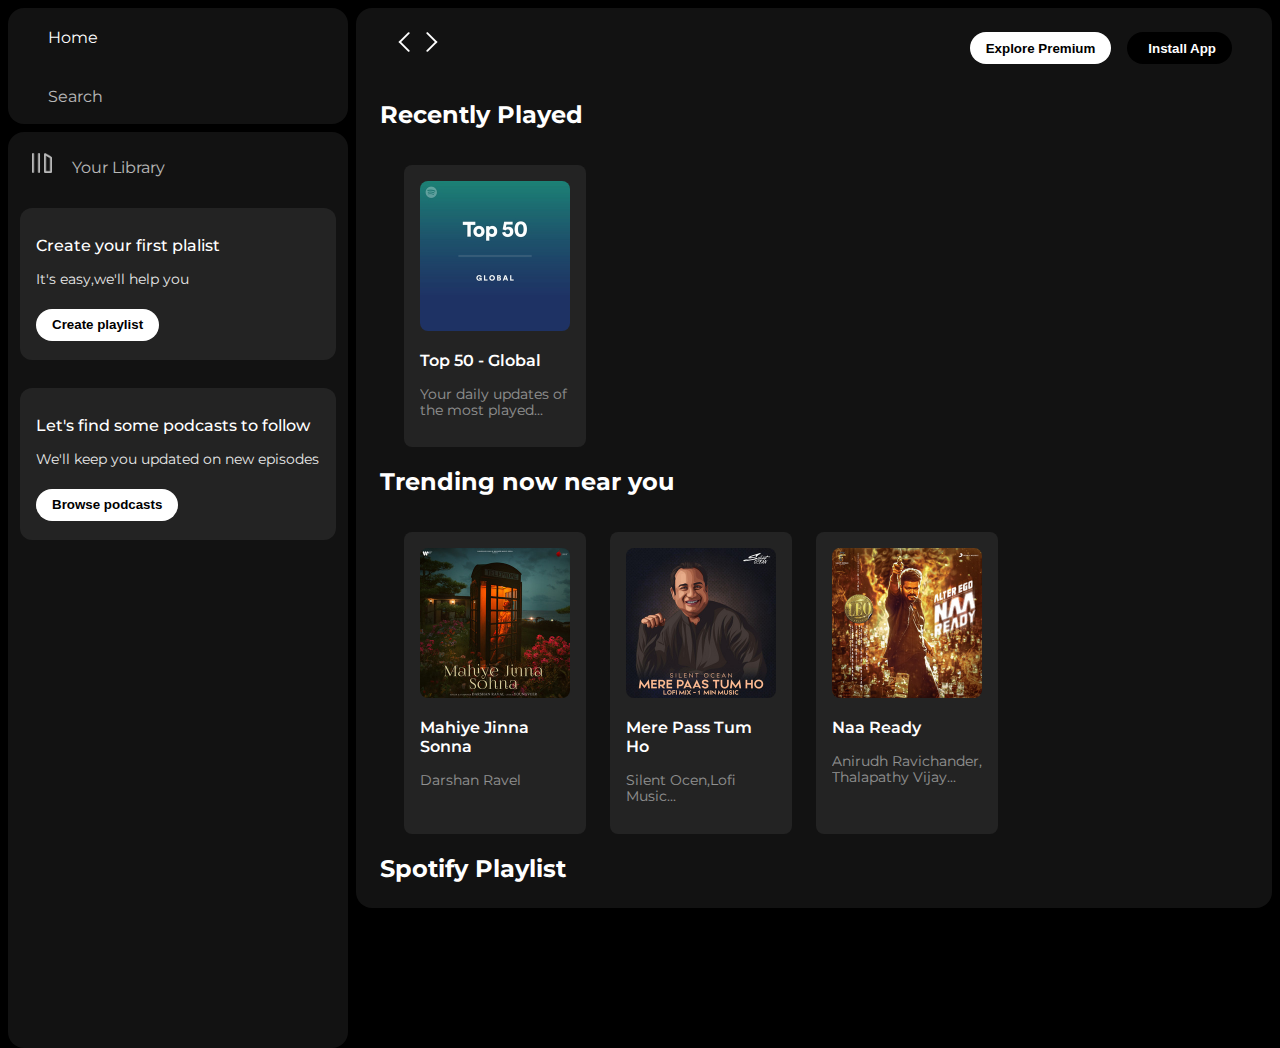
<file: index.html>
<!DOCTYPE html>
<html lang="en">

<head>
    <meta charset="UTF-8">
    <meta name="viewport" content="width=device-width, initial-scale=1.0">
    <link rel="stylesheet" href="https://cdnjs.cloudflare.com/ajax/libs/font-awesome/6.6.0/css/all.min.css"
        integrity="sha512-Kc323vGBEqzTmouAECnVceyQqyqdsSiqLQISBL29aUW4U/M7pSPA/gEUZQqv1cwx4OnYxTxve5UMg5GT6L4JJg=="
        crossorigin="anonymous" referrerpolicy="no-referrer" />
    <link rel="icon" href="./logo.png">
    <title>Spotify - Web Player: Music for everyone</title>
    <link rel="stylesheet" href="style.css">
    <link rel="preconnect" href="https://fonts.googleapis.com">
    <link rel="preconnect" href="https://fonts.gstatic.com" crossorigin>
    <link href="https://fonts.googleapis.com/css?family=Montserrat:wght@300;400;500;600;700&display=swap"
        rel="stylesheet">
</head>

<body>
    <div class="main">
        <div class="sidebar">
            <div class="nav">
                <div class="nav-option" style="opacity: 1;">
                    <i class="fa-solid fa-house"></i>
                    <a href="#">Home</a>
                </div>
                <div class="nav-option">
                    <i class="fa-solid fa-magnifying-glass"></i>
                    <a href="#">Search</a>
                </div>
            </div>
            <div class="library">
                <div class="options">
                    <div class="lib-option nav-option">
                        <img src="./library_icon.png">
                        <a href="#">Your Library</a>
                    </div>
                    <div class="icons">
                        <i class="fa-solid fa-plus"></i>
                        <i class="fa-solid fa-arrow-right"></i>
                    </div>
                </div>
                <div class="lib-box">
                    <div class="box">
                        <p class="box-p1">Create your first plalist</p>
                        <p class="box-p2">It's easy,we'll help you</p>
                        <button class="badge">Create playlist</button>
                    </div>
                    <div class="box">
                        <p class="box-p1">Let's find some podcasts to follow</p>
                        <p class="box-p2">We'll keep you updated on new episodes</p>
                        <button class="badge">Browse podcasts</button>
                    </div>
                </div>
            </div>
        </div>
        <div class="main-content">
            <div class="sticky-nav">
                <div class="sticky-nav-icons">
                    <img src="./backward_icon.png">
                    <img src="./forward_icon.png" class="hide">
                </div>
                <div class="sticky-nav-options">
                    <button class="badge nav-item hide">Explore Premium</button>
                    <button class="badge nav-item dark-badge"><i class="fa-regular fa-circle-down"
                            style="margin-right: 5px;"></i>Install App</button>
                    <i class="fa-regular fa-user"></i>
                </div>
            </div>

            <h2>Recently Played</h2>
            <div class="cards-container">
                <div class="card">
                    <img src="./card1img.jpeg" class="card-img">
                    <p class="card-title">Top 50 - Global</p>
                    <p class="card-info">Your daily updates of the most played...</p>
                </div>
            </div>

            <h2>Trending now near you</h2>
            <div class="cards-container">
                <div class="card">
                    <img src="./card2img.jpeg" class="card-img">
                    <p class="card-title">Mahiye Jinna Sonna</p>
                    <p class="card-info">Darshan Ravel</p>
                </div>
                <div class="card">
                    <img src="./card3img.jpeg" class="card-img">
                    <p class="card-title">Mere Pass Tum Ho</p>
                    <p class="card-info">Silent Ocen,Lofi Music...</p>
                </div>
                <div class="card">
                    <img src="./card4img.jpeg" class="card-img">
                    <p class="card-title">Naa Ready</p>
                    <p class="card-info">Anirudh Ravichander,<br>Thalapathy Vijay...</p>
                </div>
            </div>
            <h2>Spotify Playlist</h2>
            <div class="cards-container">
               <a href="index2.html"> <div class="card">
                    <img src="Eminem logo.jpeg" class="card-img">
                    <p class="card-title">Top 10 -Eminem</p>
                    <p class="card-info">The biggest songs of Eminem</p>
                </div>
            </a>
            </div>
            <h2>Featured Charts</h2>
            <div class="cards-container">
                <div class="card">
                    <img src="./card5img.jpeg" class="card-img">
                    <p class="card-title">Top Songs - Global</p>
                    <p class="card-info">Your daily updates of the most played...</p>
                </div>
                <div class="card">
                    <img src="./card6img.jpeg" class="card-img">
                    <p class="card-title">Top Songs - India</p>
                    <p class="card-info">Your weekly updates of the most played...</p>
                </div>
                <div class="card">
                    <img src="./card1img.jpeg" class="card-img">
                    <p class="card-title">Top 50 - Global</p>
                    <p class="card-info">Your daily updates of the most played...</p>
                </div>
            </div>
            <div class="footer"></div>
    </div>
</body>

</html>
</file>
<file: style.css>
body{
    font-family:'Montserrat','sans-serif';
    margin:0;
    background-color: #000;
    color: #fff;
    overflow: hidden;
}

.main{
    display: flex;
    height: 100vh;
    padding: 0.5rem;
}

.sidebar{
    background: color #000;
    width:340px;
    border-radius: 1rem; /*1rem=16px*/
    margin-right: 0.5rem;
}

.main-content{
    background-color: #121212;  /*via color-picker*/
    flex: 1;
    border-radius: 1rem;
    overflow: auto;
    padding: 0 1.5rem 0 1.5rem;
}

.music-player{
    background-color: black;
    position: fixed;
    bottom: 0px;
    width: 100%;
    height: 72px;
}

a{
    text-decoration: none;
    color: #fff;
}

.nav{
    background-color: #121212;
    border-radius: 1rem;
    display: flex;
    flex-direction: column;
    justify-content: center;
    height: 100px;
    padding: 0.5rem 0.75rem;
}

.nav-option{
    line-height: 2.5rem;
    opacity: 0.7;
    padding: 0.5rem 0.75rem;
}

.nav-option:hover{
    line-height: 2.5rem;
    opacity: 1;
}

.nav-option i{
    font-size: 1.5rem;
}

.nav-option a{
    font-size: 1rem;
    margin-left: 1rem;
}

.library{
    background-color: #121212;
    border-radius: 1rem;
    height: 100%;
    margin-top: 0.5rem;
    padding: 0.5rem 0.75rem;

}

.options{
    display: flex;
    justify-content: space-between;
    align-items: center;
}

.lib-option img{
    height: 1.25rem;
    width: 1.25rem;
}

.icons{
    font-size: 1.25rem;
    opacity: 0.7;
    margin-right: 1rem;
    display: flex;
}

.icons i{
    opacity: 0.7;
    margin-right: 1rem;
}

.icons i:hover{
    opacity: 1;
}

.box{
    background-color: #232323;
    height: 8rem;
    border-radius: 0.75rem;
    margin: 0.75rem 0 1.75rem 0;
    padding: 0.75rem 1rem;
}

.box-p1{
    font-size: 1rem;
    font-weight:500;
}

.box-p2{
    font-size: 0.85rem;
    opacity: 0.9;
}

.badge{
    background-color: #fff;
    border: none;
    border-radius: 100px;
    padding: 0.25rem 1rem;
    font-weight: 700;
    margin-top: 0.5rem;
    height: 2rem;
    width: fit-content;
}
.dark-badge {
    background-color: #000;
    color: #fff;
}

.sticky-nav{
    position: sticky;
    top: 0;
    background-color: #121212;
    display: flex;
    justify-content: space-between;
    align-items: center;
    padding: 1rem 0 1rem 0;
    z-index: 10;
}

.sticky-nav-icons {
    margin-left: 0.75rem;
}

.sticky-nav-options {
    display: flex;
    justify-content: center;
    align-items: center;
}

.nav-item {
    margin-right: 1rem;
}

@media (max-width:1000px) {
    .hide{
        display: none;
    }
}

.card{
    background-color: #232323;
    width: 150px;
    border-radius: 0.5rem;
    padding: 1rem;
    margin-left: 1.5rem;
    margin-top: 1rem;
}

.cards-container{
    display:flex;
    flex-wrap: wrap;
} 

.card-img {
    width: 100%;
    border-radius: 0.5rem;

}

.card-title{
    font-weight: 600;
}

.card-info{
    font-size: 0.85rem;
    opacity: 0.5;
}

.footer{
    height: 50px;
    display: flex;
    align-items: center;
    justify-content: center;
}
</file>
